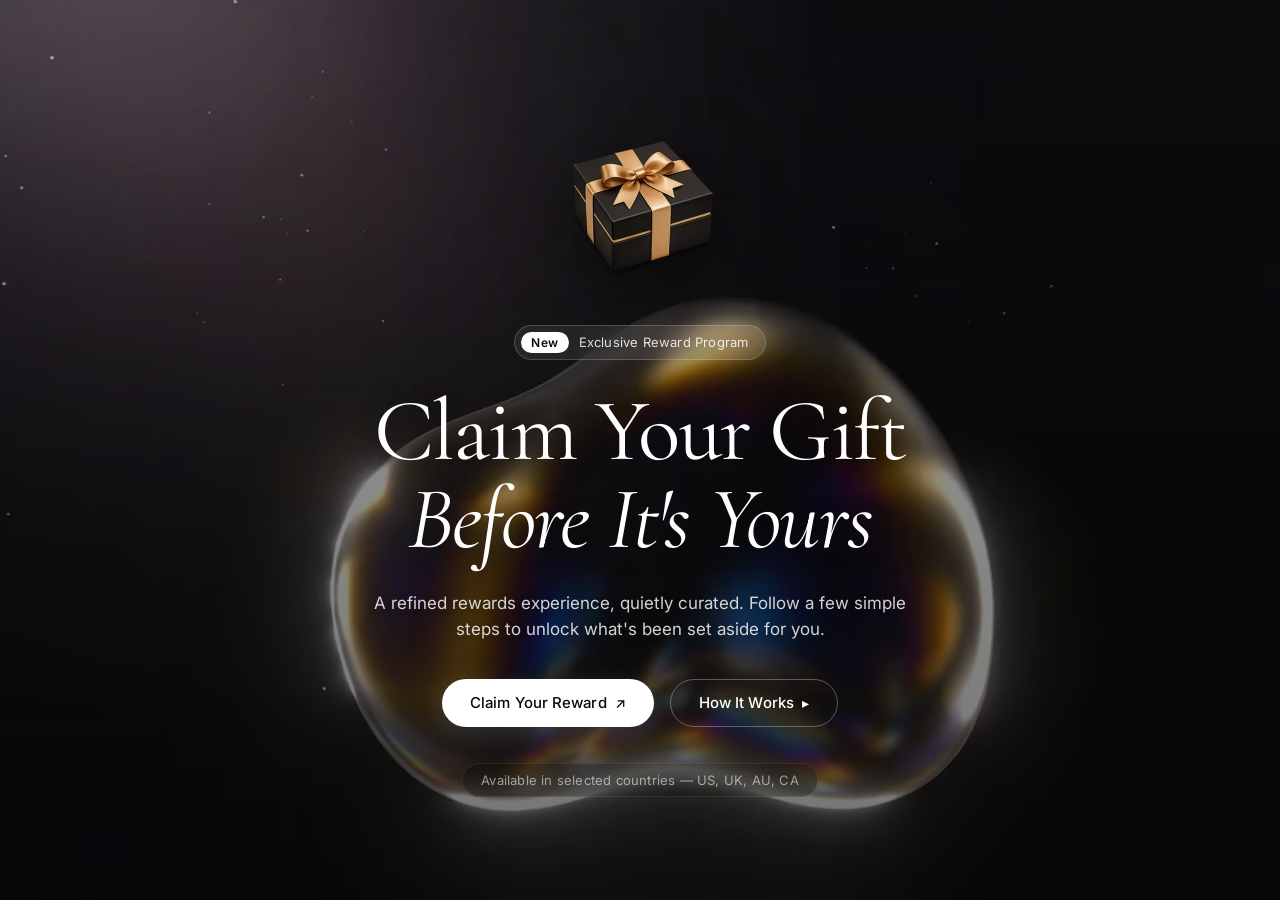
<file: index.html>
<!DOCTYPE html>
<html lang="en">
<head>
  <meta charset="UTF-8">
  <meta name="viewport" content="width=device-width,initial-scale=1,viewport-fit=cover,maximum-scale=1">
  <meta name="theme-color" content="#0a0a0a">
  <meta name="description" content="Claim your exclusive reward">
  <meta name="robots" content="noindex,nofollow">
  <title>Reward Landing Page</title>
  <link rel="icon" type="image/svg+xml" href="favicon.svg">
  <link rel="preconnect" href="https://fonts.googleapis.com">
  <link rel="preconnect" href="https://fonts.gstatic.com" crossorigin>
  <link rel="stylesheet" href="https://fonts.googleapis.com/css2?family=Cormorant+Garamond:ital,wght@0,400;0,600;1,400&family=Inter:wght@400;500&display=swap">
  <link rel="stylesheet" href="css/style.css">
  <!-- Meta Pixel Code -->
<script>
!function(f,b,e,v,n,t,s)
{if(f.fbq)return;n=f.fbq=function(){n.callMethod?
n.callMethod.apply(n,arguments):n.queue.push(arguments)};
if(!f._fbq)f._fbq=n;n.push=n;n.loaded=!0;n.version='2.0';
n.queue=[];t=b.createElement(e);t.async=!0;
t.src=v;s=b.getElementsByTagName(e)[0];
s.parentNode.insertBefore(t,s)}(window, document,'script',
'https://connect.facebook.net/en_US/fbevents.js');
fbq('init', '27551833687768740');
fbq('track', 'PageView');
</script>
<noscript><img height="1" width="1" style="display:none"
src="https://www.facebook.com/tr?id=27551833687768740&ev=PageView&noscript=1"
/></noscript>
<!-- End Meta Pixel Code -->
</head>
<body>
  <video class="bg-video" autoplay muted loop playsinline preload="auto">
    <source src="assets/bg.webm" type="video/webm">
    <source src="assets/bg.mp4" type="video/mp4">
  </video>
  <div class="bg-overlay"></div>
  <main class="stage">
    <section class="view view--hero is-active" id="viewHero">
      <picture class="gift-icon">
        <source srcset="assets/giftbox.webp?v=3" type="image/webp">
        <img src="assets/giftbox.png?v=3" alt="" width="200" height="200" loading="eager" decoding="async">
      </picture>
      <span class="pill"><span class="pill__tag">New</span>Exclusive Reward Program</span>
      <h1 class="title">Claim Your Gift<br><em>Before It's Yours</em></h1>
      <p class="lead">A refined rewards experience, quietly curated. Follow a few simple steps to unlock what's been set aside for you.</p>
      <div class="actions">
        <button class="btn btn--primary" id="ctaBtn">Claim Your Reward <span class="btn__arrow">↗</span></button>
        <button class="btn btn--ghost" id="howBtn" type="button">How It Works <span class="btn__arrow">▸</span></button>
      </div>
      <p class="footnote">Available in selected countries — US, UK, AU, CA</p>
    </section>

    <section class="view view--steps" id="viewSteps" aria-hidden="true">
      <span class="pill"><span class="pill__tag">Guide</span>Four Simple Steps</span>
      <h2 class="title title--sm"><em>How It Works</em></h2>
      <ol class="steps">
        <li class="step"><span class="step__num">01</span><div class="step__body"><h3 class="step__title">Click the button below</h3><p class="step__desc">Begin your journey with a single tap.</p></div></li>
        <li class="step"><span class="step__num">02</span><div class="step__body"><h3 class="step__title">Enter your email & basic info</h3><p class="step__desc">A brief moment to personalize your reward.</p></div></li>
        <li class="step"><span class="step__num">03</span><div class="step__body"><h3 class="step__title">Complete 3 to 5 recommended offers</h3><p class="step__desc">Explore curated partner offers that match your interests.</p></div></li>
        <li class="step"><span class="step__num">04</span><div class="step__body"><h3 class="step__title">Receive your reward once verified</h3><p class="step__desc">Your gift arrives promptly after completion.</p></div></li>
      </ol>
      <div class="actions">
        <button class="btn btn--primary" id="ctaBtn2">Claim Your Reward <span class="btn__arrow">↗</span></button>
        <button class="btn btn--ghost" id="backBtn" type="button"><span class="btn__arrow btn__arrow--back">◂</span> Back</button>
      </div>
    </section>
  </main>
  <script src="js/config.js"></script>
  <script src="js/track.js"></script>
</body>
</html>
</file>
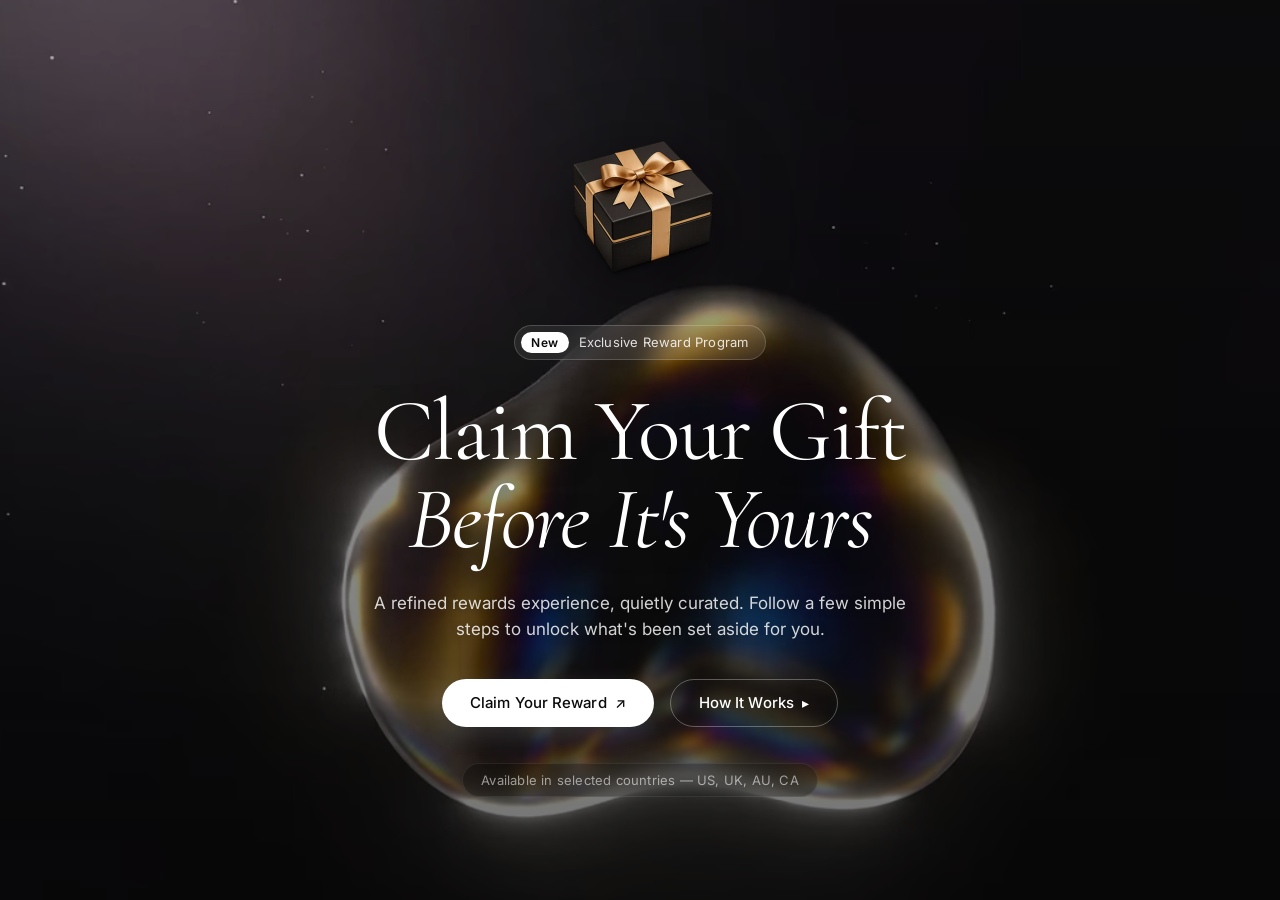
<file: backup-index.html>
<!DOCTYPE html>
<html lang="en">
<head>
  <meta charset="UTF-8">
  <meta name="viewport" content="width=device-width,initial-scale=1,viewport-fit=cover,maximum-scale=1">
  <meta name="theme-color" content="#0a0a0a">
  <meta name="description" content="Claim your exclusive reward">
  <meta name="robots" content="noindex,nofollow">
  <title>Reward Page</title>
  <link rel="icon" type="image/svg+xml" href="favicon.svg">
  <link rel="preconnect" href="https://fonts.googleapis.com">
  <link rel="preconnect" href="https://fonts.gstatic.com" crossorigin>
  <link rel="stylesheet" href="https://fonts.googleapis.com/css2?family=Cormorant+Garamond:ital,wght@0,400;0,600;1,400&family=Inter:wght@400;500&display=swap">
  <link rel="stylesheet" href="css/style.css">
</head>
<body>
  <video class="bg-video" autoplay muted loop playsinline preload="auto">
    <source src="assets/bg.webm" type="video/webm">
    <source src="assets/bg.mp4" type="video/mp4">
  </video>
  <div class="bg-overlay"></div>
  <main class="stage">
    <section class="view view--hero is-active" id="viewHero">
      <picture class="gift-icon">
        <source srcset="assets/giftbox.webp?v=3" type="image/webp">
        <img src="assets/giftbox.png?v=3" alt="" width="200" height="200" loading="eager" decoding="async">
      </picture>
      <span class="pill"><span class="pill__tag">New</span>Exclusive Reward Program</span>
      <h1 class="title">Claim Your Gift<br><em>Before It's Yours</em></h1>
      <p class="lead">A refined rewards experience, quietly curated. Follow a few simple steps to unlock what's been set aside for you.</p>
      <div class="actions">
        <button class="btn btn--primary" id="ctaBtn">Claim Your Reward <span class="btn__arrow">↗</span></button>
        <button class="btn btn--ghost" id="howBtn" type="button">How It Works <span class="btn__arrow">▸</span></button>
      </div>
      <p class="footnote">Available in selected countries — US, UK, AU, CA</p>
    </section>

    <section class="view view--steps" id="viewSteps" aria-hidden="true">
      <span class="pill"><span class="pill__tag">Guide</span>Four Simple Steps</span>
      <h2 class="title title--sm"><em>How It Works</em></h2>
      <ol class="steps">
        <li class="step"><span class="step__num">01</span><div class="step__body"><h3 class="step__title">Click the button below</h3><p class="step__desc">Begin your journey with a single tap.</p></div></li>
        <li class="step"><span class="step__num">02</span><div class="step__body"><h3 class="step__title">Enter your email & basic info</h3><p class="step__desc">A brief moment to personalize your reward.</p></div></li>
        <li class="step"><span class="step__num">03</span><div class="step__body"><h3 class="step__title">Complete 3 to 5 recommended offers</h3><p class="step__desc">Explore curated partner offers that match your interests.</p></div></li>
        <li class="step"><span class="step__num">04</span><div class="step__body"><h3 class="step__title">Receive your reward once verified</h3><p class="step__desc">Your gift arrives promptly after completion.</p></div></li>
      </ol>
      <div class="actions">
        <button class="btn btn--primary" id="ctaBtn2">Claim Your Reward <span class="btn__arrow">↗</span></button>
        <button class="btn btn--ghost" id="backBtn" type="button"><span class="btn__arrow btn__arrow--back">◂</span> Back</button>
      </div>
    </section>
  </main>
  <script src="js/config.js"></script>
  <script src="js/track.js"></script>
</body>
</html>
</file>
<file: css/style.css>
*,*::before,*::after{box-sizing:border-box;margin:0;padding:0}
html{-webkit-font-smoothing:antialiased;-moz-osx-font-smoothing:grayscale;height:100%}
body{min-height:100vh;min-height:100dvh;font-family:'Inter',-apple-system,BlinkMacSystemFont,'Segoe UI',Roboto,sans-serif;background:#0a0a0a;color:#fff;display:flex;align-items:center;justify-content:center;padding:clamp(20px,4vh,56px) clamp(20px,6vw,48px);-webkit-tap-highlight-color:transparent;overflow:hidden;position:relative}
.bg-video{position:fixed;inset:0;width:100%;height:100%;object-fit:cover;z-index:-2;pointer-events:none}
.bg-overlay{position:fixed;inset:0;background:linear-gradient(180deg,rgba(0,0,0,.25) 0%,rgba(0,0,0,.45) 50%,rgba(0,0,0,.55) 100%);z-index:-1;pointer-events:none}

.stage{width:100%;max-width:760px;position:relative;z-index:1;display:grid}
.view{grid-area:1/1;display:flex;flex-direction:column;align-items:center;text-align:center;opacity:0;visibility:hidden;transform:translateY(16px);transition:opacity .7s cubic-bezier(.2,.8,.3,1),transform .7s cubic-bezier(.2,.8,.3,1),visibility 0s .7s;pointer-events:none}
.view.is-active{opacity:1;visibility:visible;transform:translateY(0);pointer-events:auto;transition:opacity .7s cubic-bezier(.2,.8,.3,1),transform .7s cubic-bezier(.2,.8,.3,1),visibility 0s}

/* Pill badge */
/* Gift box icon (standalone, above pill) */
.gift-icon{display:block;width:clamp(90px,16vw,200px);height:auto;margin-bottom:clamp(14px,2.4vh,22px);filter:drop-shadow(0 16px 36px rgba(0,0,0,.55));animation:floatY 4s ease-in-out infinite}
.gift-icon img{width:100%;height:auto;display:block}
@keyframes floatY{0%,100%{transform:translateY(0)}50%{transform:translateY(-4px)}}

.pill{display:inline-flex;align-items:center;gap:10px;padding:6px 16px 6px 6px;border-radius:999px;background:rgba(255,255,255,.08);border:1px solid rgba(255,255,255,.18);backdrop-filter:blur(12px);-webkit-backdrop-filter:blur(12px);font-size:clamp(11px,1.8vw,13px);color:rgba(255,255,255,.85);letter-spacing:.2px;margin-bottom:clamp(18px,3vh,32px)}
.pill__tag{background:#fff;color:#0a0a0a;font-weight:600;font-size:clamp(10px,1.6vw,12px);padding:3px 10px;border-radius:999px;letter-spacing:.4px}

/* Title */
.title{font-family:'Cormorant Garamond',Georgia,serif;font-weight:400;font-size:clamp(38px,8vw,88px);line-height:1;letter-spacing:-.02em;margin-bottom:clamp(18px,3vh,28px);text-shadow:0 4px 24px rgba(0,0,0,.35)}
.title em{font-style:italic;font-weight:400}
.title--sm{font-size:clamp(32px,6.5vw,64px);margin-bottom:clamp(24px,4vh,40px)}

/* Lead text */
.lead{font-family:'Inter',sans-serif;font-size:clamp(14px,2.2vw,17px);line-height:1.55;color:rgba(255,255,255,.82);max-width:540px;margin-bottom:clamp(24px,4vh,36px);font-weight:400;text-shadow:0 2px 8px rgba(0,0,0,.3)}

/* Actions */
.actions{display:flex;gap:clamp(8px,2vw,16px);flex-wrap:wrap;justify-content:center;margin-bottom:clamp(24px,4vh,40px)}
.btn{display:inline-flex;align-items:center;gap:8px;padding:clamp(12px,1.5vh,14px) clamp(20px,3vw,28px);font-family:'Inter',sans-serif;font-size:clamp(13px,2vw,15px);font-weight:500;border-radius:999px;cursor:pointer;border:none;transition:transform .2s ease,background .25s ease,box-shadow .3s ease;letter-spacing:.1px;touch-action:manipulation;text-decoration:none;white-space:nowrap}
.btn__arrow{display:inline-block;font-size:.95em;transition:transform .25s ease}
.btn:hover .btn__arrow{transform:translate(2px,-2px)}

.btn--primary{background:#fff;color:#0a0a0a;box-shadow:0 8px 24px rgba(255,255,255,.15),0 2px 8px rgba(0,0,0,.2)}
.btn--primary:hover{background:#f5f5f5;transform:translateY(-1px);box-shadow:0 12px 32px rgba(255,255,255,.2),0 4px 12px rgba(0,0,0,.25)}
.btn--primary:active{transform:translateY(0) scale(.98)}

.btn--ghost{background:transparent;color:#fff;border:1px solid rgba(255,255,255,.3)}
.btn--ghost:hover{background:rgba(255,255,255,.08);border-color:rgba(255,255,255,.5)}
.btn--ghost:active{transform:scale(.98)}

/* Footnote */
.footnote{font-size:clamp(11px,1.8vw,13px);color:rgba(255,255,255,.55);padding:8px 18px;border-radius:999px;background:rgba(0,0,0,.25);backdrop-filter:blur(8px);-webkit-backdrop-filter:blur(8px);border:1px solid rgba(255,255,255,.08);letter-spacing:.2px}

/* Steps list */
.steps{list-style:none;width:100%;max-width:580px;display:flex;flex-direction:column;gap:clamp(10px,1.8vh,16px);margin-bottom:clamp(24px,4vh,36px);text-align:left}
.step{display:flex;align-items:flex-start;gap:clamp(14px,2.5vw,22px);padding:clamp(14px,2vh,20px) clamp(16px,3vw,24px);background:rgba(255,255,255,.06);border:1px solid rgba(255,255,255,.12);border-radius:clamp(12px,2vw,18px);backdrop-filter:blur(14px);-webkit-backdrop-filter:blur(14px);transition:background .3s ease,border-color .3s ease,transform .3s ease}
.step:hover{background:rgba(255,255,255,.1);border-color:rgba(255,255,255,.22);transform:translateY(-1px)}
.step__num{font-family:'Cormorant Garamond',Georgia,serif;font-style:italic;font-size:clamp(22px,4vw,32px);color:rgba(255,255,255,.5);line-height:1;flex-shrink:0;min-width:clamp(32px,5vw,42px)}
.step__body{flex:1}
.step__title{font-family:'Inter',sans-serif;font-size:clamp(14px,2.4vw,17px);font-weight:500;color:#fff;margin-bottom:4px;letter-spacing:-.01em}
.step__desc{font-family:'Inter',sans-serif;font-size:clamp(12px,2vw,14px);color:rgba(255,255,255,.65);line-height:1.45}

.btn__arrow--back{font-size:1em}

/* Entrance animation — hero only on load */
.view--hero.is-active .gift-icon,
.view--hero.is-active .pill,
.view--hero.is-active .title,
.view--hero.is-active .lead,
.view--hero.is-active .actions,
.view--hero.is-active .footnote{animation:fadeUp .9s cubic-bezier(.2,.8,.3,1) backwards,floatY 4s ease-in-out infinite}
.view--hero.is-active .gift-icon{animation-delay:0s,.9s}
.view--hero.is-active .pill{animation:fadeUp .9s cubic-bezier(.2,.8,.3,1) .15s backwards}
.view--hero.is-active .title{animation:fadeUp .9s cubic-bezier(.2,.8,.3,1) .3s backwards}
.view--hero.is-active .lead{animation:fadeUp .9s cubic-bezier(.2,.8,.3,1) .45s backwards}
.view--hero.is-active .actions{animation:fadeUp .9s cubic-bezier(.2,.8,.3,1) .6s backwards}
.view--hero.is-active .footnote{animation:fadeUp .9s cubic-bezier(.2,.8,.3,1) .75s backwards}

/* Steps stagger animation when view becomes active */
.view--steps.is-active .step{animation:fadeUp .7s cubic-bezier(.2,.8,.3,1) backwards}
.view--steps.is-active .step:nth-child(1){animation-delay:.25s}
.view--steps.is-active .step:nth-child(2){animation-delay:.35s}
.view--steps.is-active .step:nth-child(3){animation-delay:.45s}
.view--steps.is-active .step:nth-child(4){animation-delay:.55s}

@keyframes fadeUp{from{opacity:0;transform:translateY(14px)}to{opacity:1;transform:translateY(0)}}

@media(max-width:480px){
  .title br{display:inline}
  .actions{flex-direction:column;width:100%;gap:10px}
  .btn{width:100%;justify-content:center}
}

@media(min-width:1200px){
  .hero{max-width:820px}
}
</file>
